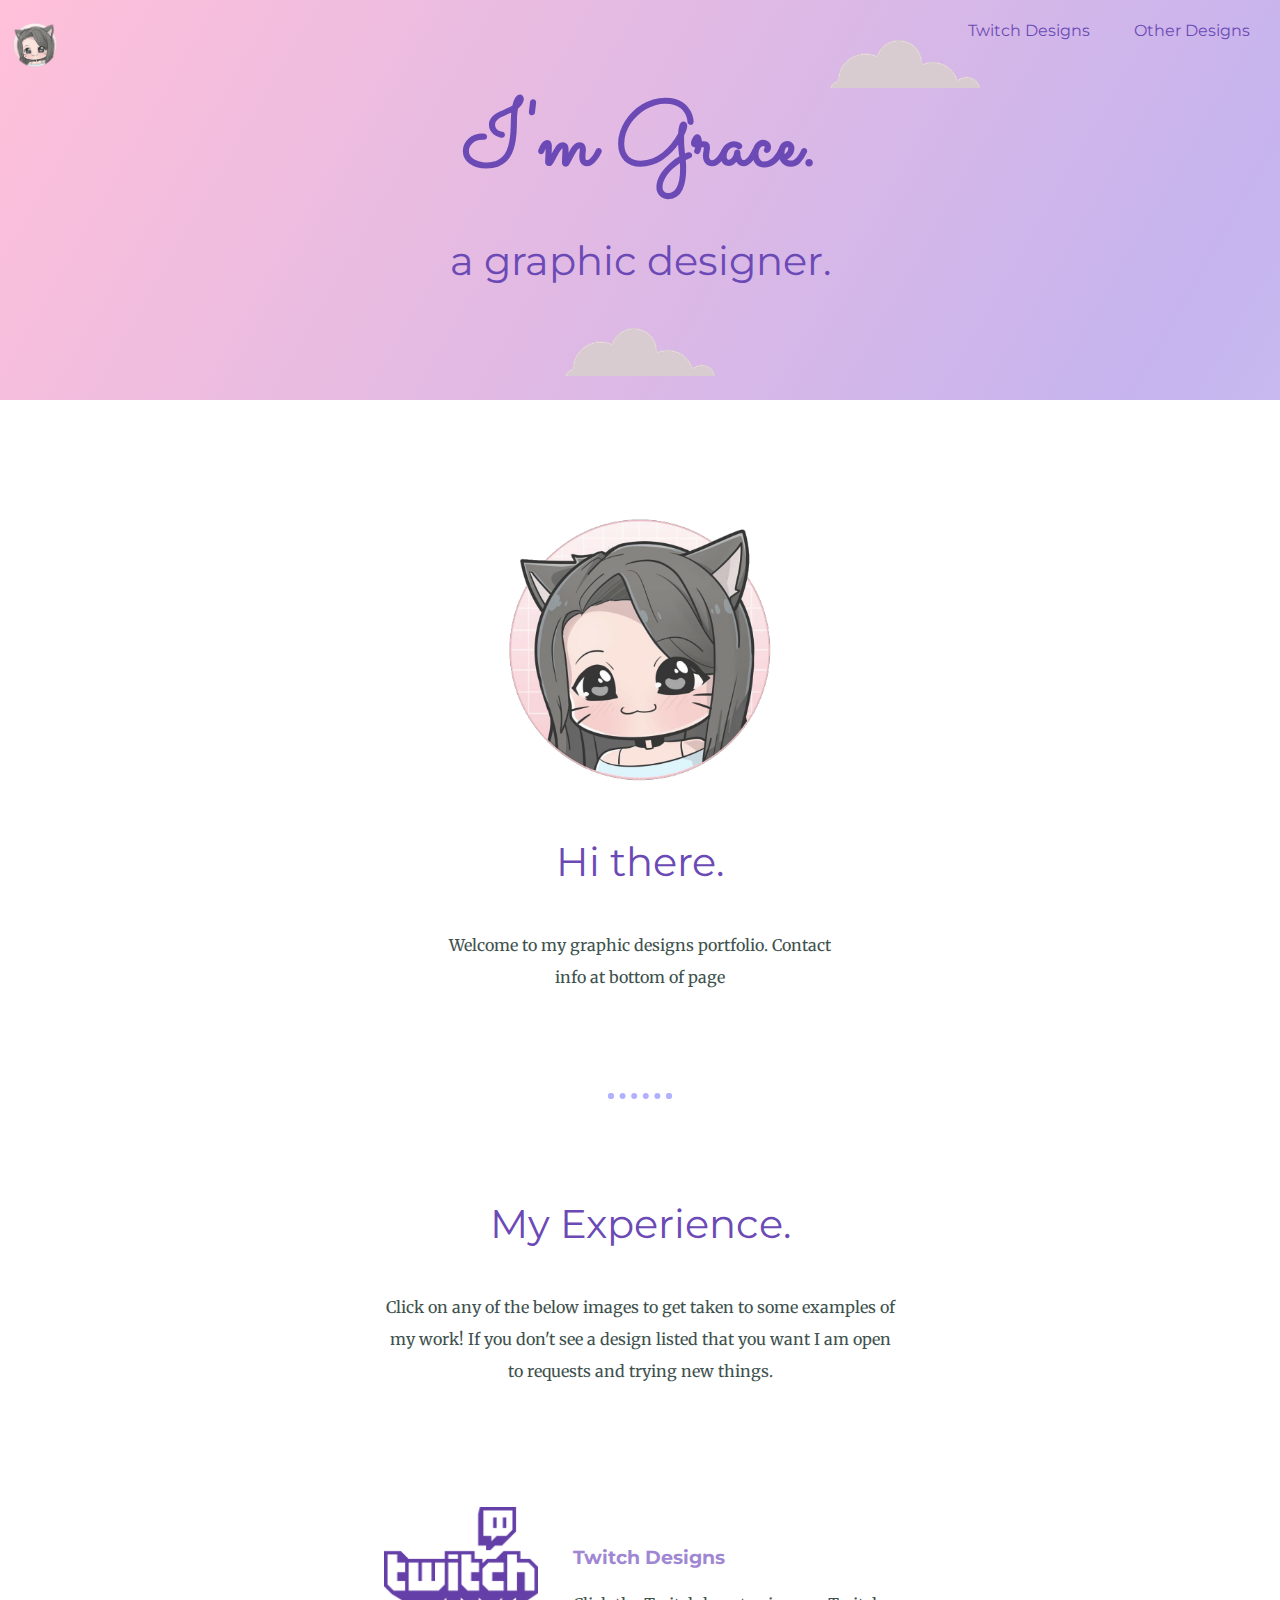
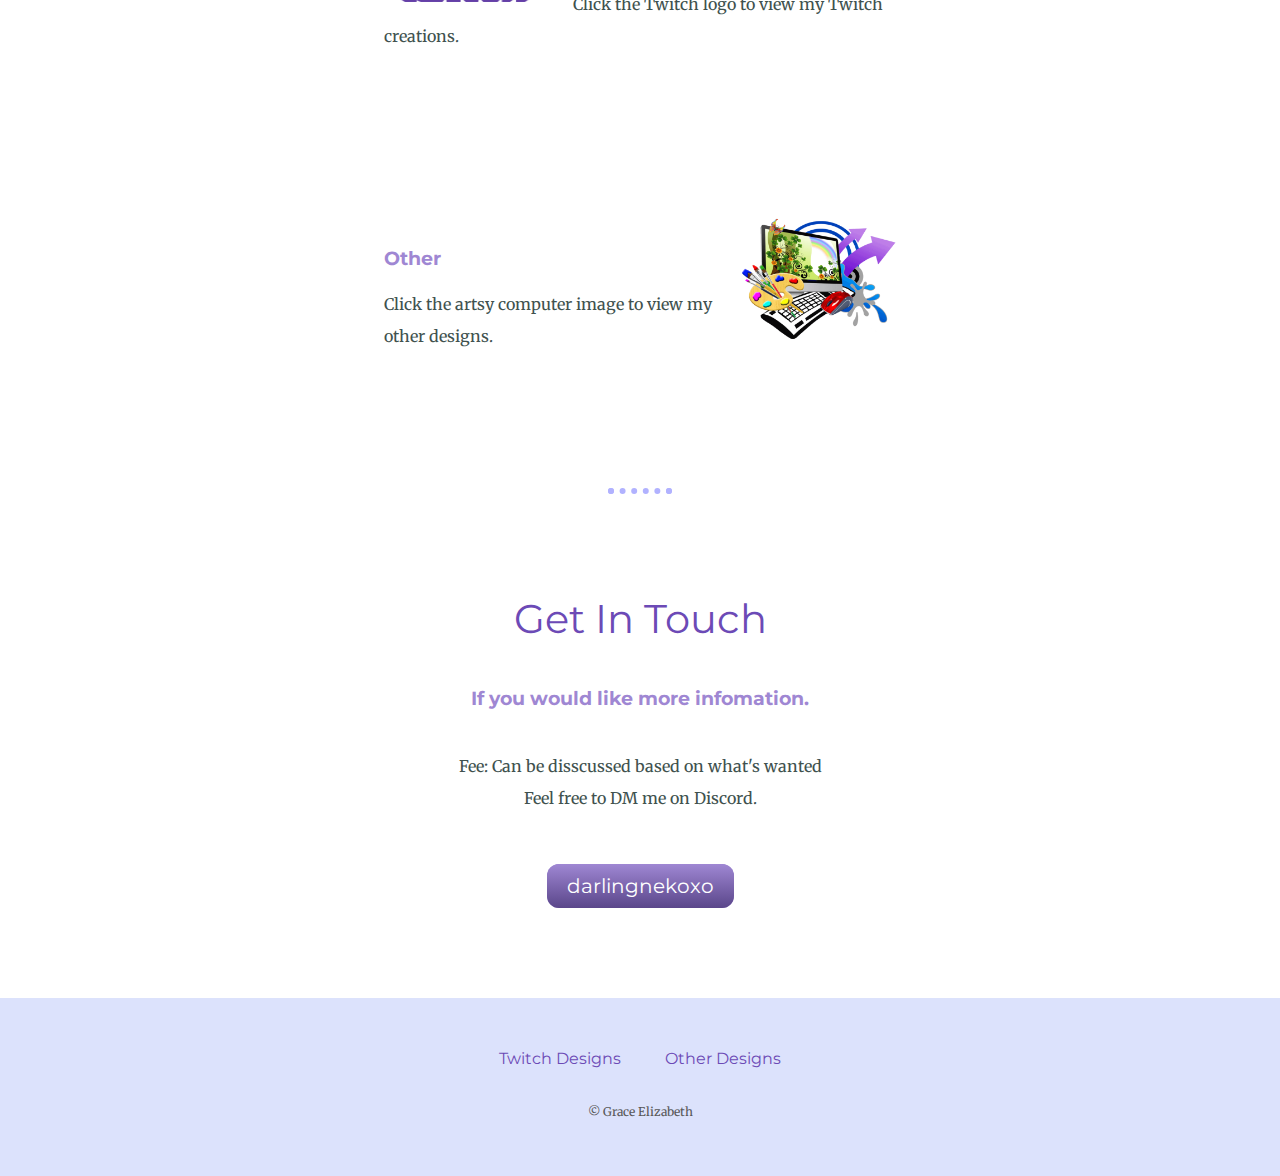
<file: index.html>
<!DOCTYPE html>
<html lang="en">
<head>
    <meta charset="UTF-8">
    <title>Grace Elizabeth</title>
    <link rel="stylesheet" href="css/styles.css">
    <!-- Adding a favicon -->
    <link rel="icon" href="./favicons/favicon.ico">
    <!-- Embedding the fonts, rather than assumming that the user has the font-->
    <link rel="preconnect" href="https://fonts.googleapis.com">
    <link rel="preconnect" href="https://fonts.gstatic.com" crossorigin>
    <link href="https://fonts.googleapis.com/css2?family=Merriweather&family=Montserrat&family=Sacramento&display=swap" rel="stylesheet">
</head>
<body oncontextmenu="return false">
    <div class="header-menu gradient-background">
      <div>
        <a href="./index.html"><img class="logo" src="./images/grace_drawn.png"/></a>
      
      <div class="header-right"> <!-- Hyperlinks that will be right justified -->
        <a class="links" href="./twitch.html">Twitch Designs</a>
        <a class="links" href="./other.html">Other Designs</a>
      </div>
      </div>
      
  
        <img class="top-cloud"src="images/cloud.png" alt="cloud-img">
        <h1>I'm Grace.</h1>
        <h2> <span class="subtitle">a graphic designer.</span></h2>
        <img class="bottom-cloud" src="images/cloud.png" alt="cloud-img">
    </div>

    <div class="middle-container">
        <div class="profile">
          <img class="profile-img" src="images/grace_drawn.png" alt="profile-img">
          <h2>Hi there.</h2>
          <p class="intro">Welcome to my graphic designs portfolio. Contact info at bottom of page</p>
        </div>
        <hr>
        <div class="skills">
          <h2>My Experience.</h2>
          <p id ="my-experience">Click on any of the below images to get taken to some examples of my work! If you don't see a design listed that you want I am open to requests and trying new things.</p>
          <div class="skill-row">
            <a href="twitch.html"><img class="twitch-logo-img" src="images/twitch-logo.png" alt="twitch-logo-img"></a>
            <h3>Twitch Designs</h3>
            <p>Click the Twitch logo to view my Twitch creations.</p>
          </div>
          <div class="skill-row">
            <a href="./other.html"><img class="other-img" src="images/graphic-design.png" alt="graphic-design-img"></a>
            <h3>Other</h3>
            <p>Click the artsy computer image to view my other designs.</p>
          </div>
        </div>
        <hr>
        <div class="contact-me">
          <h2>Get In Touch</h2>
          <h3>If you would like more infomation.</h3>
          <p class="contact-message">Fee: Can be disscussed based on what's wanted<br/> 
            Feel free to DM me on Discord.</p>
          <a class="btn">darlingnekoxo</a>
        </div>
      </div>
      
      
      <div class="bottom-container">
        <a class="links" href="./twitch.html">Twitch Designs</a>
        <a class="links" href="./other.html">Other Designs</a>
        <p class="copyright">© Grace Elizabeth</p>
      </div>
      
</body>
</html>
</file>
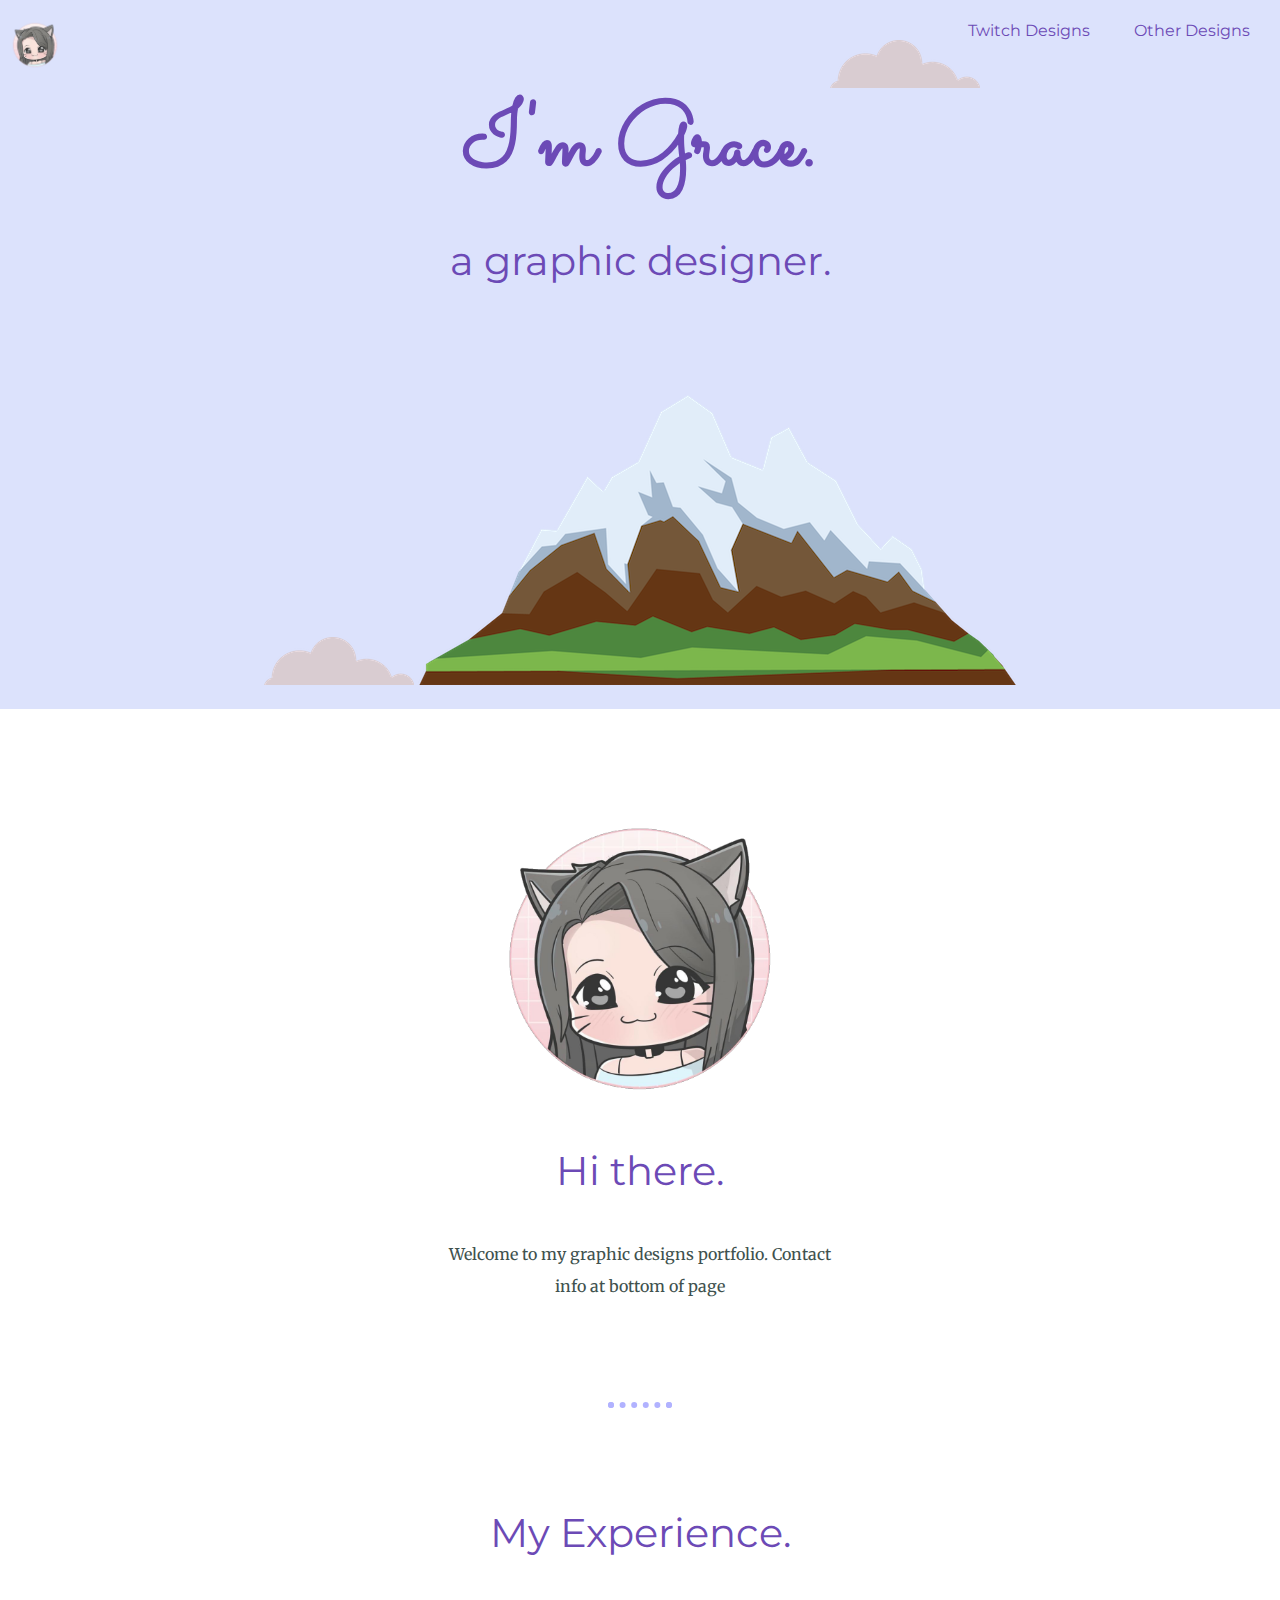
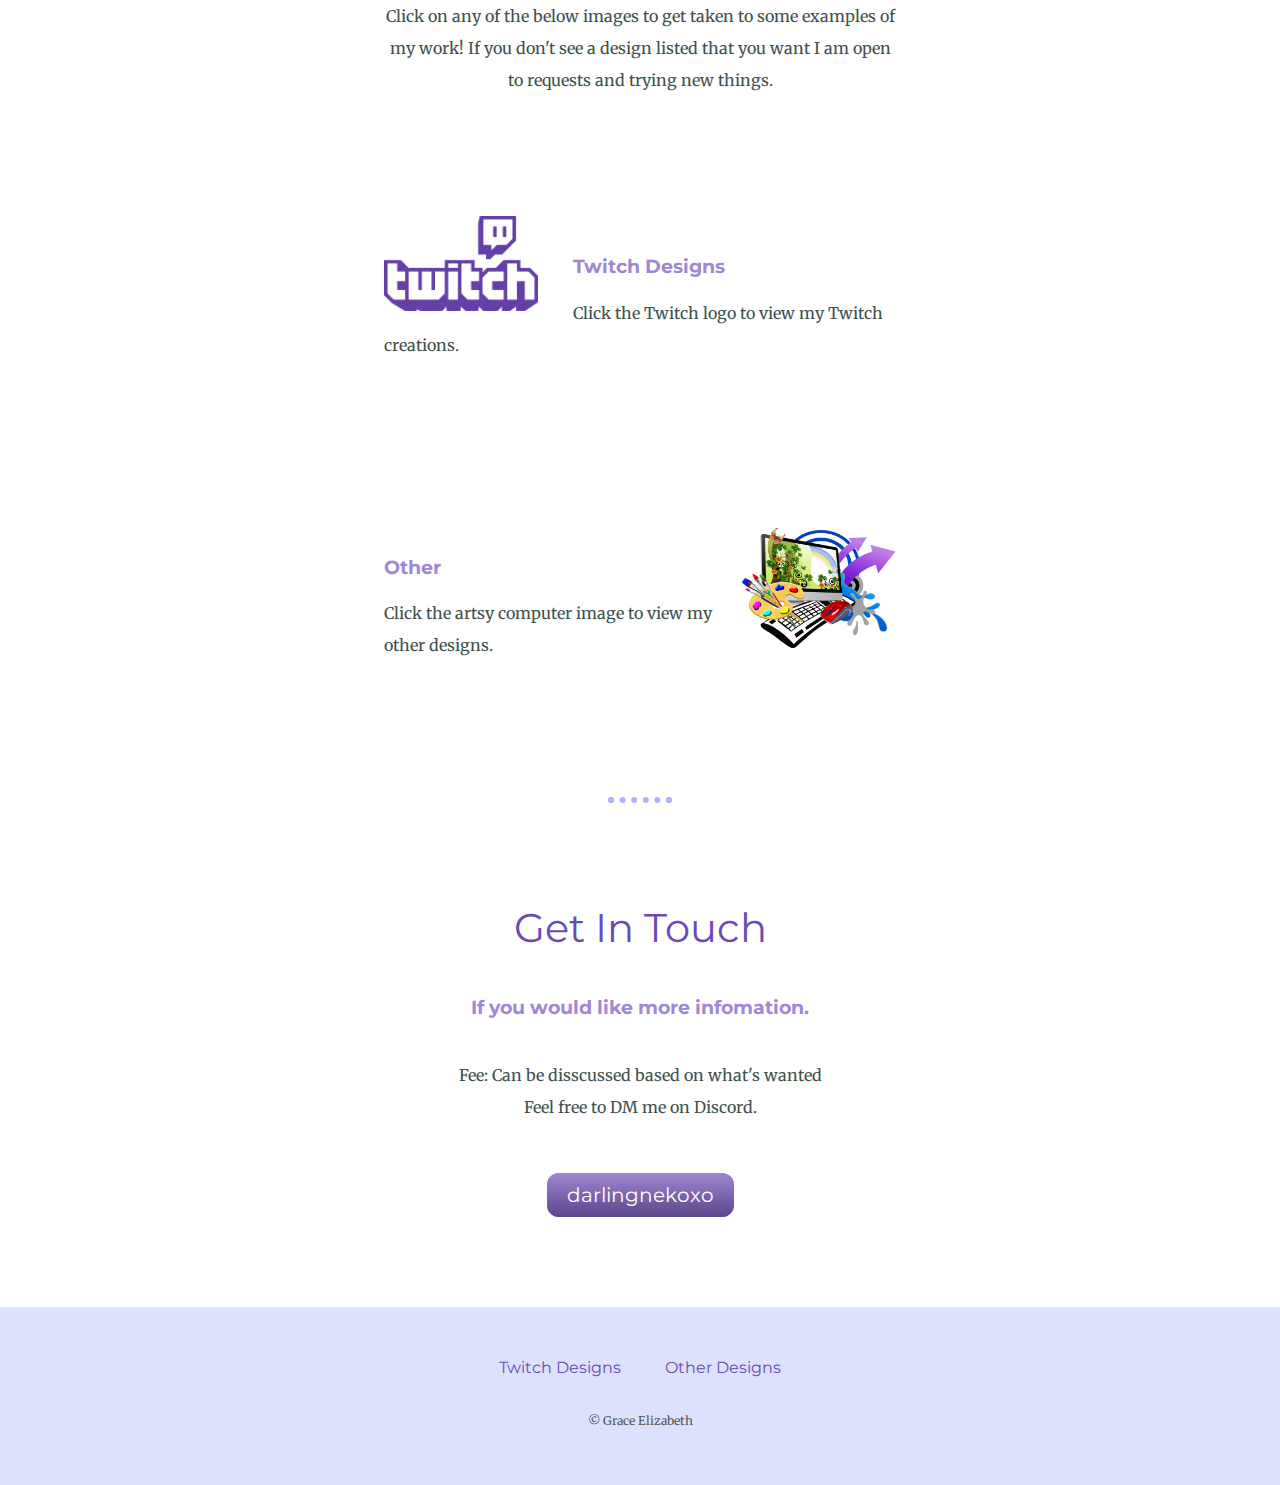
<file: home.html>
<!DOCTYPE html>
<html lang="en">
<head>
    <meta charset="UTF-8">
    <title>Grace Elizabeth</title>
    <link rel="stylesheet" href="css/styles.css">
    <!-- Adding a favicon -->
    <link rel="icon" href="./favicons/favicon.ico">
    <!-- Embedding the fonts, rather than assumming that the user has the font-->
    <link rel="preconnect" href="https://fonts.googleapis.com">
    <link rel="preconnect" href="https://fonts.gstatic.com" crossorigin>
    <link href="https://fonts.googleapis.com/css2?family=Merriweather&family=Montserrat&family=Sacramento&display=swap" rel="stylesheet">
</head>
<body oncontextmenu="return false">
    <div class="header-menu">
      <a href="./home.html"><img class="logo" src="./images/grace_drawn.png"/></a>
      <div class="header-right">
          <a class="links" href="./twitch.html">Twitch Designs</a>
          <a class="links" href="./other.html">Other Designs</a>
        </div>
  
        <img class="top-cloud"src="images/cloud.png" alt="cloud-img">
        <h1>I'm Grace.</h1>
        <h2> <span class="subtitle">a graphic designer.</span></h2>
        <img class="bottom-cloud" src="images/cloud.png" alt="cloud-img">
        <img src="images/mountain.png" alt="mountain-img">
    </div>
    <div class="middle-container">
        <div class="profile">
          <img class="profile-img" src="images/grace_drawn.png" alt="profile-img">
          <h2>Hi there.</h2>
          <p class="intro">Welcome to my graphic designs portfolio. Contact info at bottom of page</p>
        </div>
        <hr>
        <div class="skills">
          <h2>My Experience.</h2>
          <p id ="my-experience">Click on any of the below images to get taken to some examples of my work! If you don't see a design listed that you want I am open to requests and trying new things.</p>
          <div class="skill-row">
            <a href="twitch.html"><img class="twitch-logo-img" src="images/twitch-logo.png" alt="twitch-logo-img"></a>
            <h3>Twitch Designs</h3>
            <p>Click the Twitch logo to view my Twitch creations.</p>
          </div>
          <div class="skill-row">
            <a href="./other.html"><img class="other-img" src="images/graphic-design.png" alt="graphic-design-img"></a>
            <h3>Other</h3>
            <p>Click the artsy computer image to view my other designs.</p>
          </div>
        </div>
        <hr>
        <div class="contact-me">
          <h2>Get In Touch</h2>
          <h3>If you would like more infomation.</h3>
          <p class="contact-message">Fee: Can be disscussed based on what's wanted<br/> 
            Feel free to DM me on Discord.</p>
          <a class="btn">darlingnekoxo</a>
        </div>
      </div>
      
      
      <div class="bottom-container">
        <a class="links" href="./twitch.html">Twitch Designs</a>
        <a class="links" href="./other.html">Other Designs</a>
        <p class="copyright">© Grace Elizabeth</p>
      </div>
      
</body>
</html>
</file>
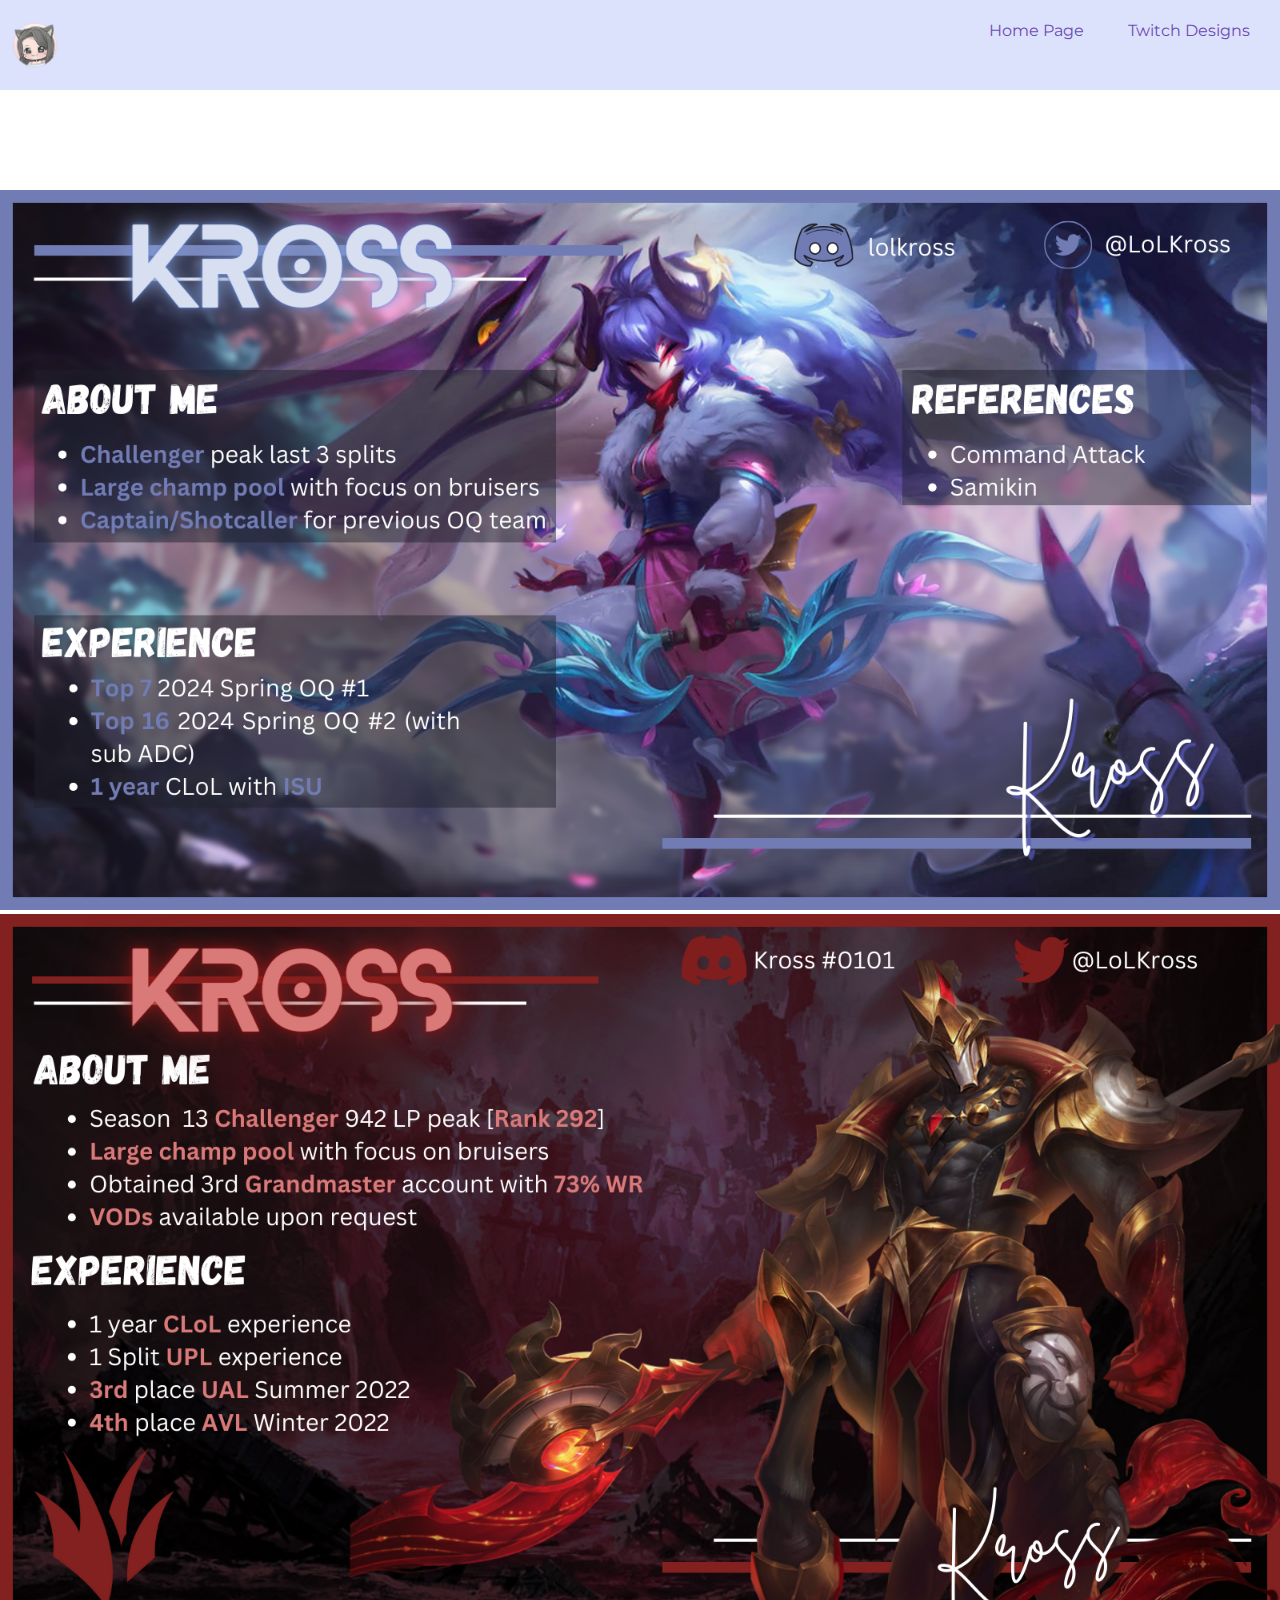
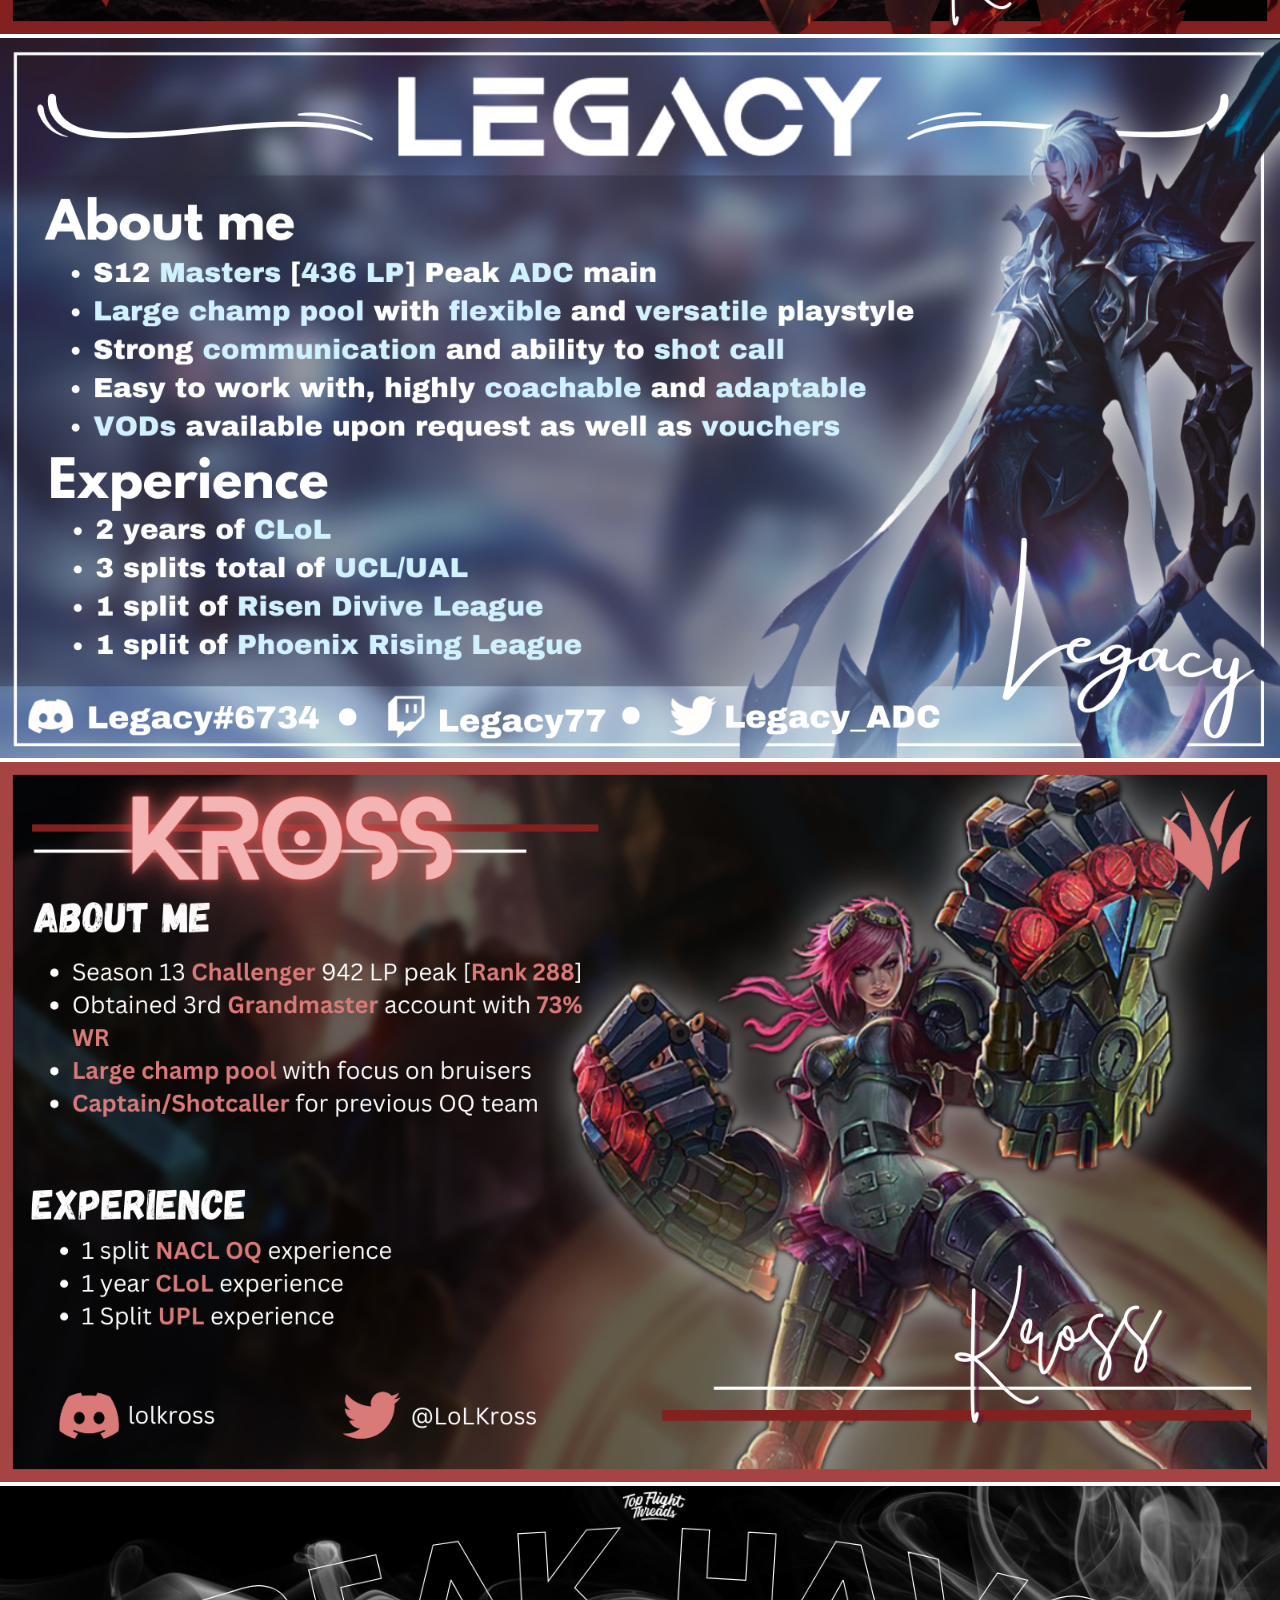
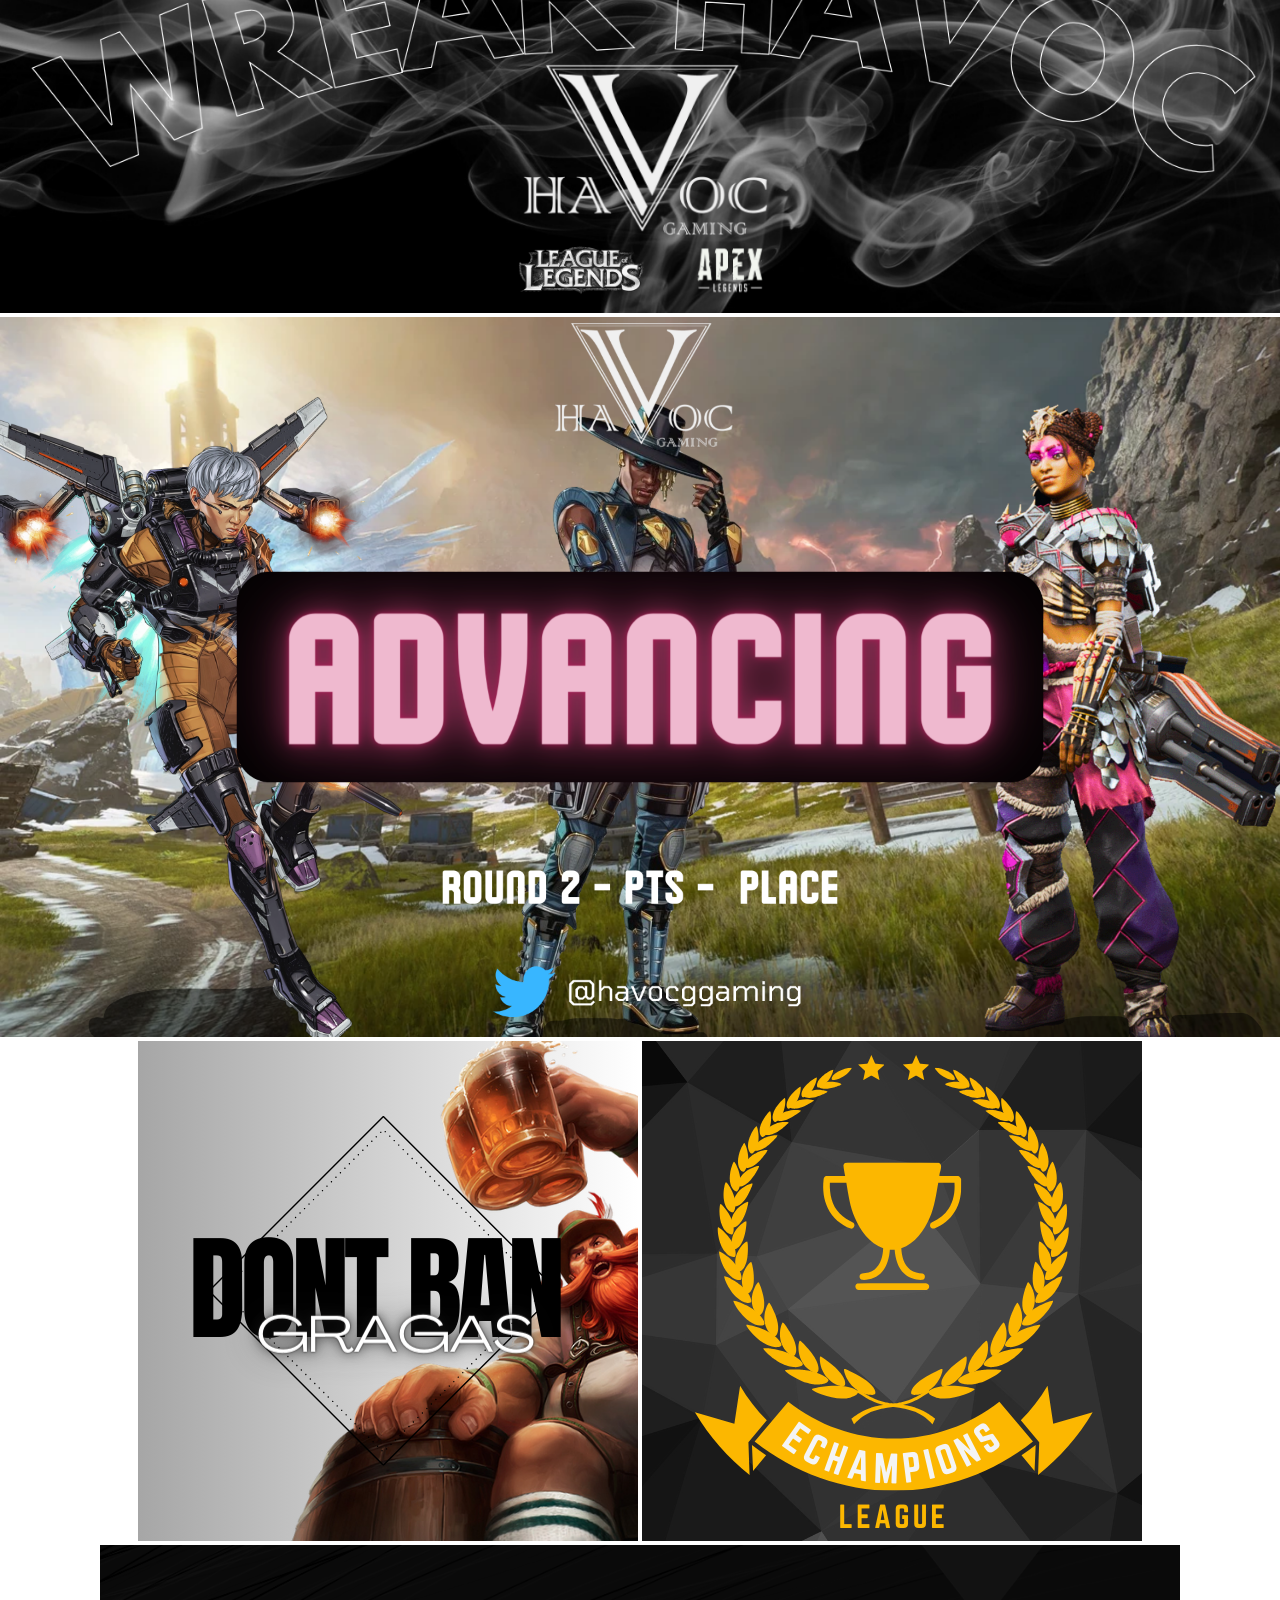
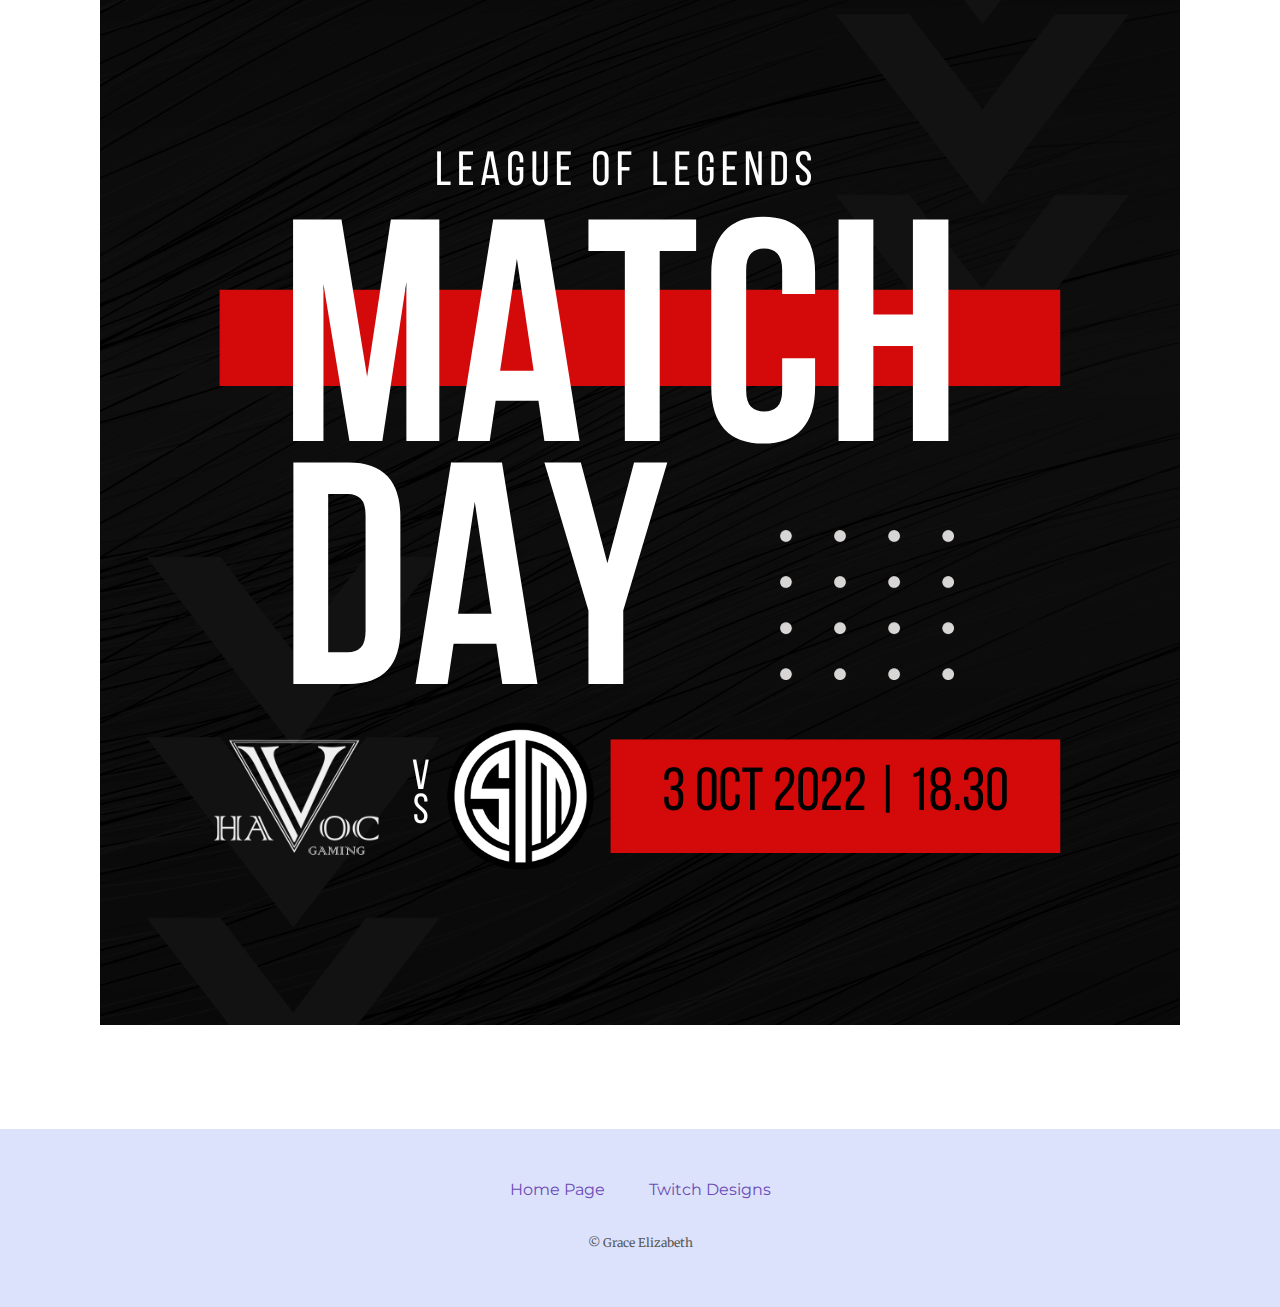
<file: other.html>
<!DOCTYPE html>
<html lang="en">
<head>
    <meta charset="UTF-8">
    <title>Other Design</title>
    <link rel="stylesheet" href="css/styles.css">
    <!-- Adding a favicon -->
    <link rel="icon" href="./favicons/other favicon.ico">
    <!-- Embedding the fonts, rather than assumming that the user has the font-->
    <link rel="preconnect" href="https://fonts.googleapis.com">
    <link rel="preconnect" href="https://fonts.gstatic.com" crossorigin>
    <link href="https://fonts.googleapis.com/css2?family=Merriweather&family=Montserrat&family=Sacramento&display=swap" rel="stylesheet">
</head>
<body oncontextmenu="return false">
  <div>
    <div class="header-menu">
      <a href="./index.html"><img class="logo" src="./images/grace_drawn.png"/></a>
      <div class="header-right"> <!-- Hyperlinks that will be right justified -->
          <a class="links" href="./index.html">Home Page</a>
          <a class="links" href="./twitch.html">Twitch Designs</a>
      </div>
    </div>
  </div>
    
    <div class="middle-container">
        <img class="design-images" src="./images/Other Designs/KrossLFG.png" alt="twitch-banner"/>
        <img class="design-images" src="./images/Other Designs/LFT Kross.png" alt="twitch-banner"/>
        <img class="design-images" src="./images/Other Designs/LFT Legacy.png" alt="twitch-banner"/>
        <img class="design-images" src="./images/Other Designs/KROSS.png" alt="twitch-banner"/>
        <img class="design-images" src="./images/Other Designs/WREAK HAVOC.png" alt="twitch-banner"/>
        <img class="design-images" src="./images/Other Designs/Apex_Advancing.png" alt="twitch-banner"/>
        <img class="design-images" src="./images/Other Designs/Don't Ban Gragas Logo.png" alt="twitch-banner"/>
        <img class="design-images" src="./images/Other Designs/eChomp League.png" alt="twitch-banner"/>
        <img class="design-images" src="./images/Other Designs/Match_Day.png" alt="twitch-banner"/>
      </div>
      
      
      <div class="bottom-container">
        <a class="links" href="./index.html">Home Page</a>
        <a class="links" href="./twitch.html">Twitch Designs</a>
        <p class="copyright">© Grace Elizabeth</p>
      </div>
      
</body>
</html>
</file>
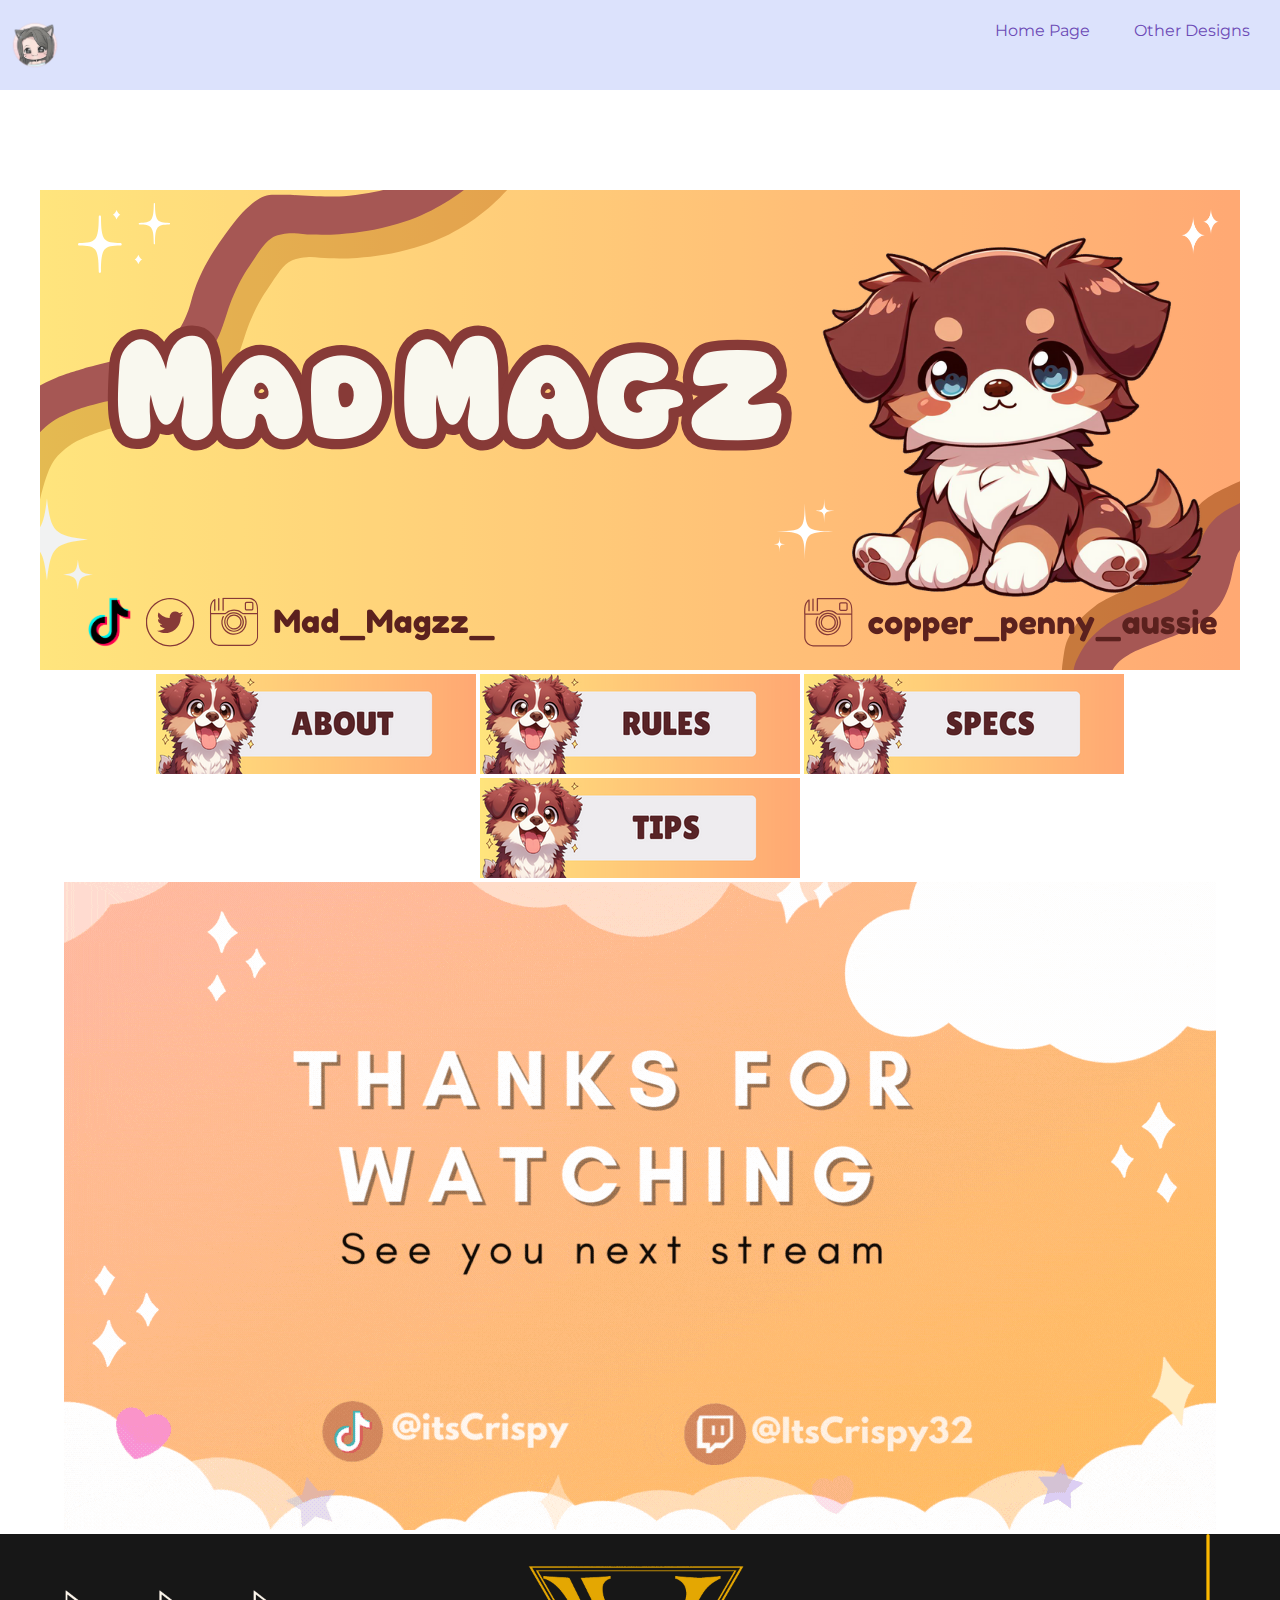
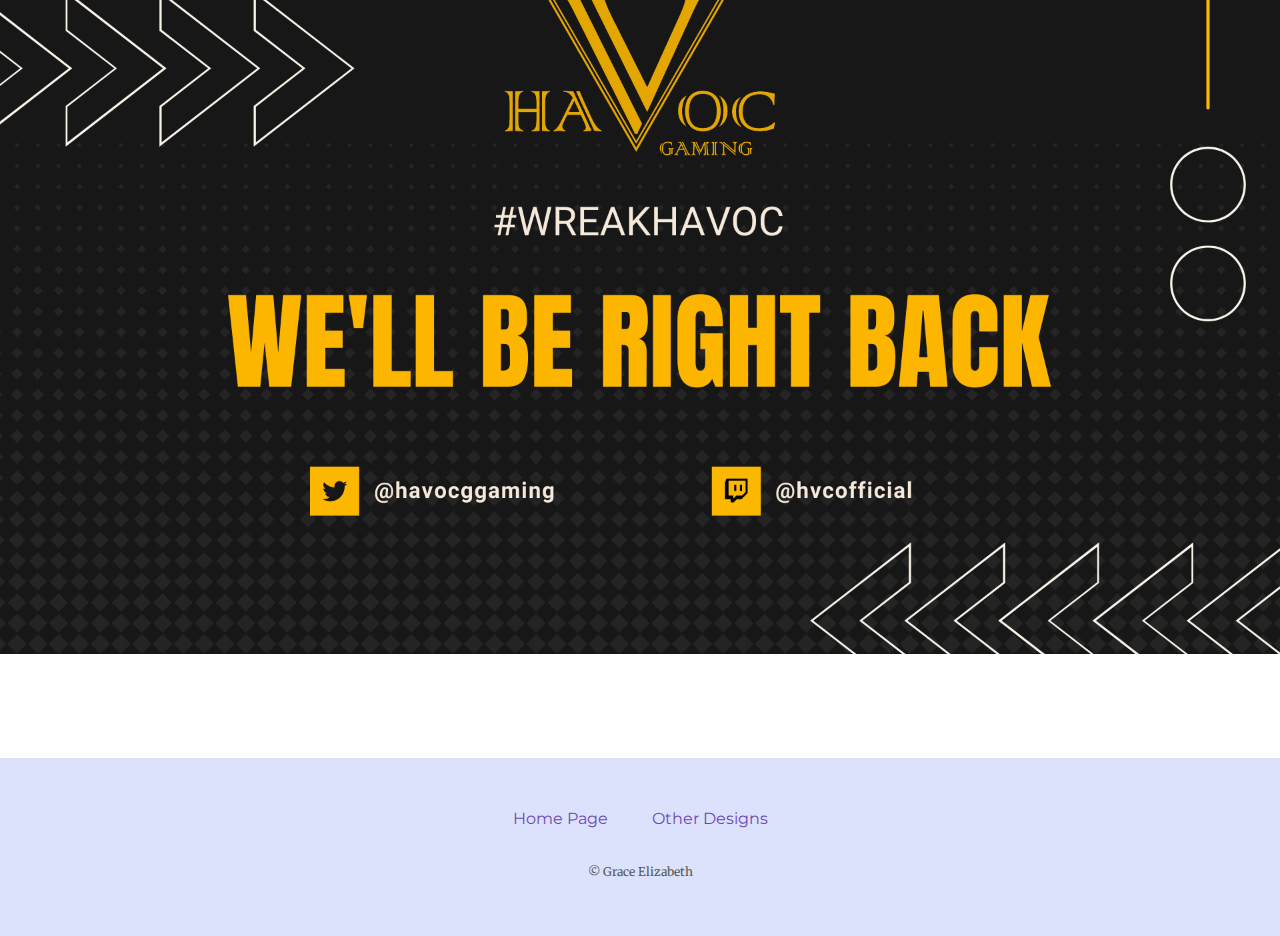
<file: twitch.html>
<!DOCTYPE html>
<html lang="en">
<head>
    <meta charset="UTF-8">
    <title>Twitch Design</title>
    <link rel="stylesheet" href="css/styles.css">
    <!-- Adding a favicon -->
    <link rel="icon" href="./favicons/twitch favicon.ico">
    <!-- Embedding the fonts, rather than assumming that the user has the font-->
    <link rel="preconnect" href="https://fonts.googleapis.com">
    <link rel="preconnect" href="https://fonts.gstatic.com" crossorigin>
    <link href="https://fonts.googleapis.com/css2?family=Merriweather&family=Montserrat&family=Sacramento&display=swap" rel="stylesheet">
</head>
<body oncontextmenu="return false">
  <div>
    <div class="header-menu">
      <a href="./index.html"><img class="logo" src="./images/grace_drawn.png"/></a>
      <div class="header-right"> <!-- Hyperlinks that will be right justified -->
          <a class="links" href="./index.html">Home Page</a>
          <a class="links" href="./other.html">Other Designs</a>
        </div>
    </div>
  </div>
      
    <div class="middle-container">
        <img class="design-images" src="./images/Twitch Designs/MadMagz/Twitch Banner Mad Magz.png" alt="twitch-banner"/>
        <div>
          <img class="design-images" src="./images/Twitch Designs/MadMagz/About Panel.png" alt="about-panel"/>
          <img class="design-images" src="./images/Twitch Designs/MadMagz/Rules Panel.png" alt="rules-panel"/>
          <img class="design-images" src="./images/Twitch Designs/MadMagz/Specs Panel.png" alt="specs-panel"/>
          <img class="design-images" src="./images/Twitch Designs/MadMagz/Tips Panel.png" alt="tips-panel"/>
        </div>
        <img class="design-images" src="./images/Twitch Designs/Misc/ItsCrispy32 Ending Stream Clip.gif" alt="thanks-for-watching-twitch"/>
        <img class="design-images" src="./images/Twitch Designs/Misc/BRB.png" alt="brb-img"/>
      </div>
      
      
      <div class="bottom-container">
        <a class="links" href="./index.html">Home Page</a>
        <a class="links" href="./other.html">Other Designs</a>
        <p class="copyright">© Grace Elizabeth</p>
      </div>
      
</body>
</html>
</file>
<file: css/styles.css>
/* Adds gradient background */
.gradient-background {
    background: linear-gradient(300deg, #D2E0FB, #c6b4ee, #FFC0D9);
    background-size: 180% 180%;
    animation: gradient-animation 18s ease infinite;
  }
  
  @keyframes gradient-animation {
    0% {
      background-position: 0% 50%;
    }
    50% {
      background-position: 100% 50%;
    }
    100% {
      background-position: 0% 50%;
    }
  }

/* Makes text highlight pastel purple */
::selection{
    background: #c6b4ee;
}

body{
    font-family: 'Merriweather', serif;
    margin: 0;
    text-align: center; /*Centers everything that doesn't have a width margin set*/
    color: #40514E;
}

h1{
    font-family: 'Sacramento', cursive;
    font-size: 5.625rem; /* 16px = 100% = 1em */
    margin: 50px auto 0 auto;
    /*top right bottom left (auto automatically centers)*/
    color: #6C4AB6;
    line-height: 1.25;
}

h2{
    font-family: 'Montserrat', sans-serif;
    font-size: 2.5rem;
    color: #6C4AB6;
    font-weight: normal;
    padding-bottom: 10px;
}

h3{
    font-family: 'Montserrat', sans-serif;
    color: #9f87d3;}

p{
    line-height: 2;
}

hr{ /*Changes all the hr*/
    border-style: dotted;
    border-bottom: none;
    border-color: #B1B2FF;
    border-width: 6px; 
    margin: 100px auto;
    width: 4%;
}

img{
    -webkit-user-drag: none;
    user-select: none;
    -moz-user-select: none;
    -webkit-user-drag: none;
    -webkit-user-select: none;
    -ms-user-select: none;
}

img::selection{
    background: transparent;
}

a{
    color: white;
    font-family: 'Montserrat', sans-serif;
    margin: 10px 20px;
    text-decoration: none;
}

/* mouse over link */
a:hover{
    color:rgb(204, 204, 204);
}

.top-container{
    background-color: #dce2fc;
    position: relative; /*Position relative to where it would have been initially*/
    padding-top: 100px;
}

.header-menu {
    overflow: hidden;
    background-color: #dce2fc;
    padding: 20px 10px;
}


.header-right { /* Float the link section to the right */
    float: right;
}

.logo{ /* Size logo and keep left side */
    float: left;
    height: 50px;
    width: 50px;
}


.middle-container{
    margin: 100px 0;
}

.bottom-container{
    background-color: #dce2fc;
    padding: 50px 0 20px;
}

.subtitle:hover{
    background: linear-gradient(to right, #ef5350, #f48fb1, #7e57c2, #2196f3, #26c6da, #43a047, #eeff41, #f9a825, #ff5722);
    -webkit-background-clip: text;
    -webkit-text-fill-color: transparent;
}

.subtitle::selection{
    background: transparent;
}

.profile-img{
    max-block-size: 300px;
}

.design-images{
    max-width: 100%;
    height: auto;
}

.intro{
    width: 30%;
    margin: auto;
}

.skill-row{
    width: 40%;
    margin: 100px auto;
    text-align: left;
    padding: 20px;
}

.twitch-logo-img{
    float: left;
    width: 30%;
    margin-right: 35px;
}

.other-img{
    width: 30%;
    float: right;
    margin-left: 30px;
}

.top-cloud{
    position: absolute; /*Position relating to the container*/
    right: 300px;
    top: 40px;
}

.bottom-cloud{
    position: static;
    left: 250px;
    bottom: 300px;
}

.contact-message{
    width: 40%;
    margin: 40px auto 60px;
}

.links{
    color:#6C4AB6;
    font-size: 1rem;
}

.copyright{
    color: rgb(88, 88, 88);
    font-size: 0.75rem;
    padding: 20px 0;
}

.btn {
    background: #9f87d3;
    background-image: -webkit-linear-gradient(top, #9f87d3, #5a468a);
    background-image: -moz-linear-gradient(top, #9f87d3, #5a468a);
    background-image: -ms-linear-gradient(top, #9f87d3, #5a468a);
    background-image: -o-linear-gradient(top, #9f87d3, #5a468a);
    background-image: linear-gradient(to bottom, #9f87d3, #5a468a);
    -webkit-border-radius: 12;
    -moz-border-radius: 12;
    border-radius: 12px;
    font-family: 'Montserrat', sans-serif;
    color: white;
    font-size: 20px;
    padding: 10px 20px 10px 20px;
    text-decoration: none;
  }
  
  .btn:hover {
    background: #7a64ad;
    background-image: -webkit-linear-gradient(top, #7a64ad, #412f6e);
    background-image: -moz-linear-gradient(top, #7a64ad, #412f6e);
    background-image: -ms-linear-gradient(top, #7a64ad, #412f6e);
    background-image: -o-linear-gradient(top, #7a64ad, #412f6e);
    background-image: linear-gradient(to bottom, #7a64ad, #412f6e);
    text-decoration: none;
  }

  #my-experience{
    width: 40%;
    margin: auto;
    text-align: center;
    padding: 0px 20px;
  }
</file>
